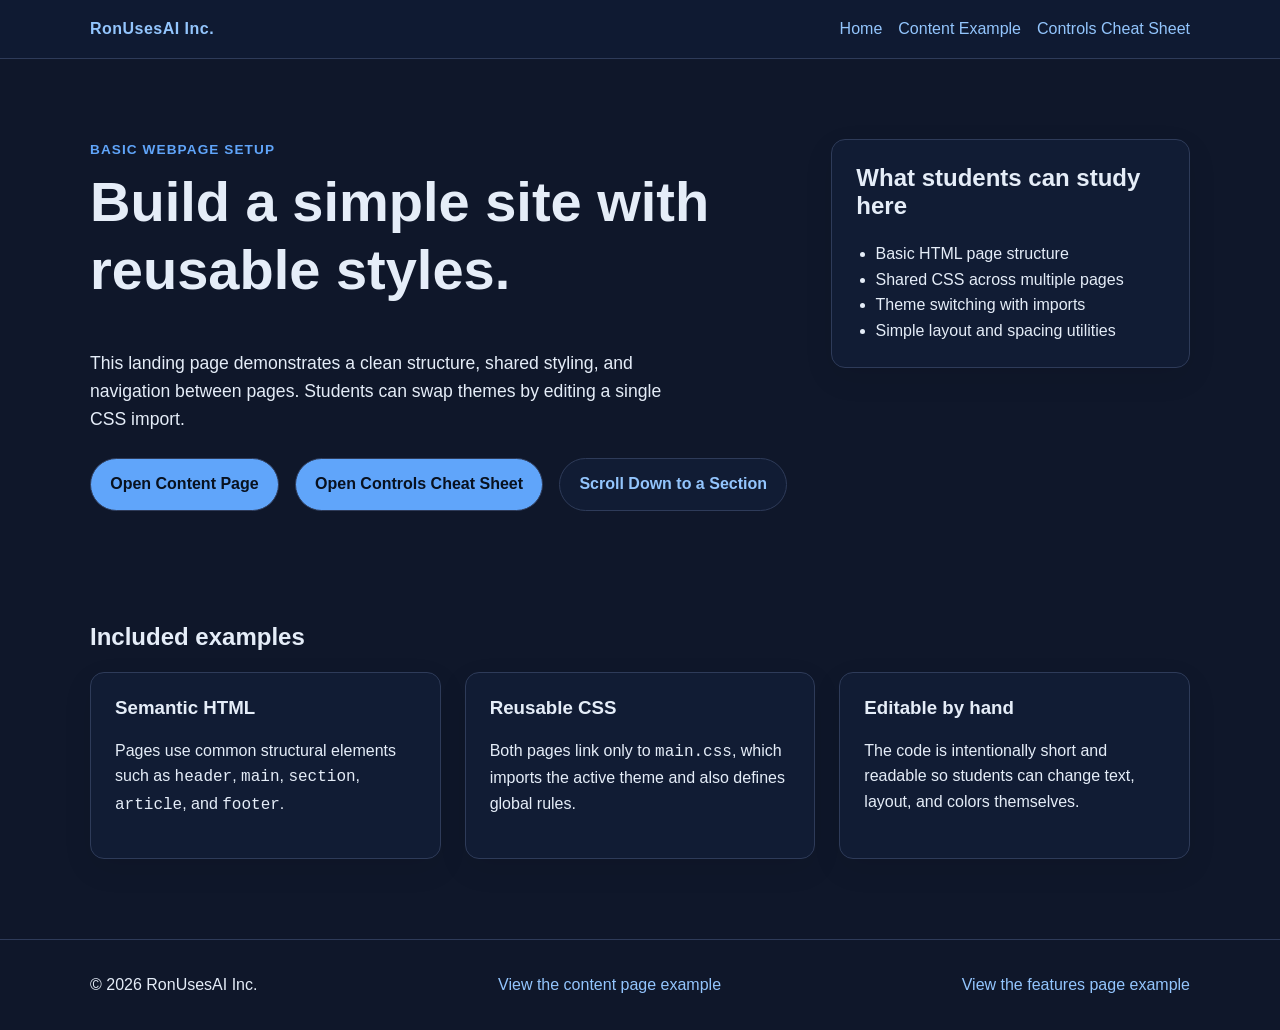
<file: index.html>
<!doctype html>
<html lang="en">
  <head>
    <meta charset="UTF-8" />
    <meta name="viewport" content="width=device-width, initial-scale=1.0" />
    <title>RonUsesAI Inc. | Landing Page</title>
    <link rel="stylesheet" href="css/main.css" />
  </head>
  <body>
    <header class="site-header">
      <div class="container nav-bar">
        <a class="brand" href="index.html">RonUsesAI Inc.</a>
        <nav class="main-nav" aria-label="Primary navigation">
          <a href="index.html">Home</a>
          <a href="content.html">Content Example</a>
          <a href="features.html">Controls Cheat Sheet</a>
        </nav>
      </div>
    </header>

    <main>
      <section class="hero">
        <div class="container hero-grid">
          <div>
            <p class="eyebrow">Basic Webpage Setup</p>
            <h1>Build a simple site with reusable styles.</h1>
            <p class="lead">
              This landing page demonstrates a clean structure, shared styling,
              and navigation between pages. Students can swap themes by editing
              a single CSS import.
            </p>
            <div class="button-row">
              <a class="button button-primary" href="content.html"
                >Open Content Page</a
              >
              <a class="button button-primary" href="features.html"
                >Open Controls Cheat Sheet</a
              >
              <a class="button button-secondary" href="#scroll-to-me"
                >Scroll Down to a Section</a
              >
            </div>
          </div>

          <aside class="card intro-card">
            <h2>What students can study here</h2>
            <ul class="feature-list">
              <li>Basic HTML page structure</li>
              <li>Shared CSS across multiple pages</li>
              <li>Theme switching with imports</li>
              <li>Simple layout and spacing utilities</li>
            </ul>
          </aside>
        </div>
      </section>

      <section id="scroll-to-me" class="section">
        <div class="container">
          <h2>Included examples</h2>
          <div class="card-grid">
            <article class="card">
              <h3>Semantic HTML</h3>
              <p>
                Pages use common structural elements such as
                <code>header</code>, <code>main</code>, <code>section</code>,
                <code>article</code>, and <code>footer</code>.
              </p>
            </article>

            <article class="card">
              <h3>Reusable CSS</h3>
              <p>
                Both pages link only to <code>main.css</code>, which imports the
                active theme and also defines global rules.
              </p>
            </article>

            <article class="card">
              <h3>Editable by hand</h3>
              <p>
                The code is intentionally short and readable so students can
                change text, layout, and colors themselves.
              </p>
            </article>
          </div>
        </div>
      </section>
    </main>

    <footer class="site-footer">
      <div class="container footer-row">
        <p>&copy; 2026 RonUsesAI Inc.</p>
        <p><a href="content.html">View the content page example</a></p>
        <p><a href="features.html">View the features page example</a></p>
      </div>
    </footer>
  </body>
</html>
</file>
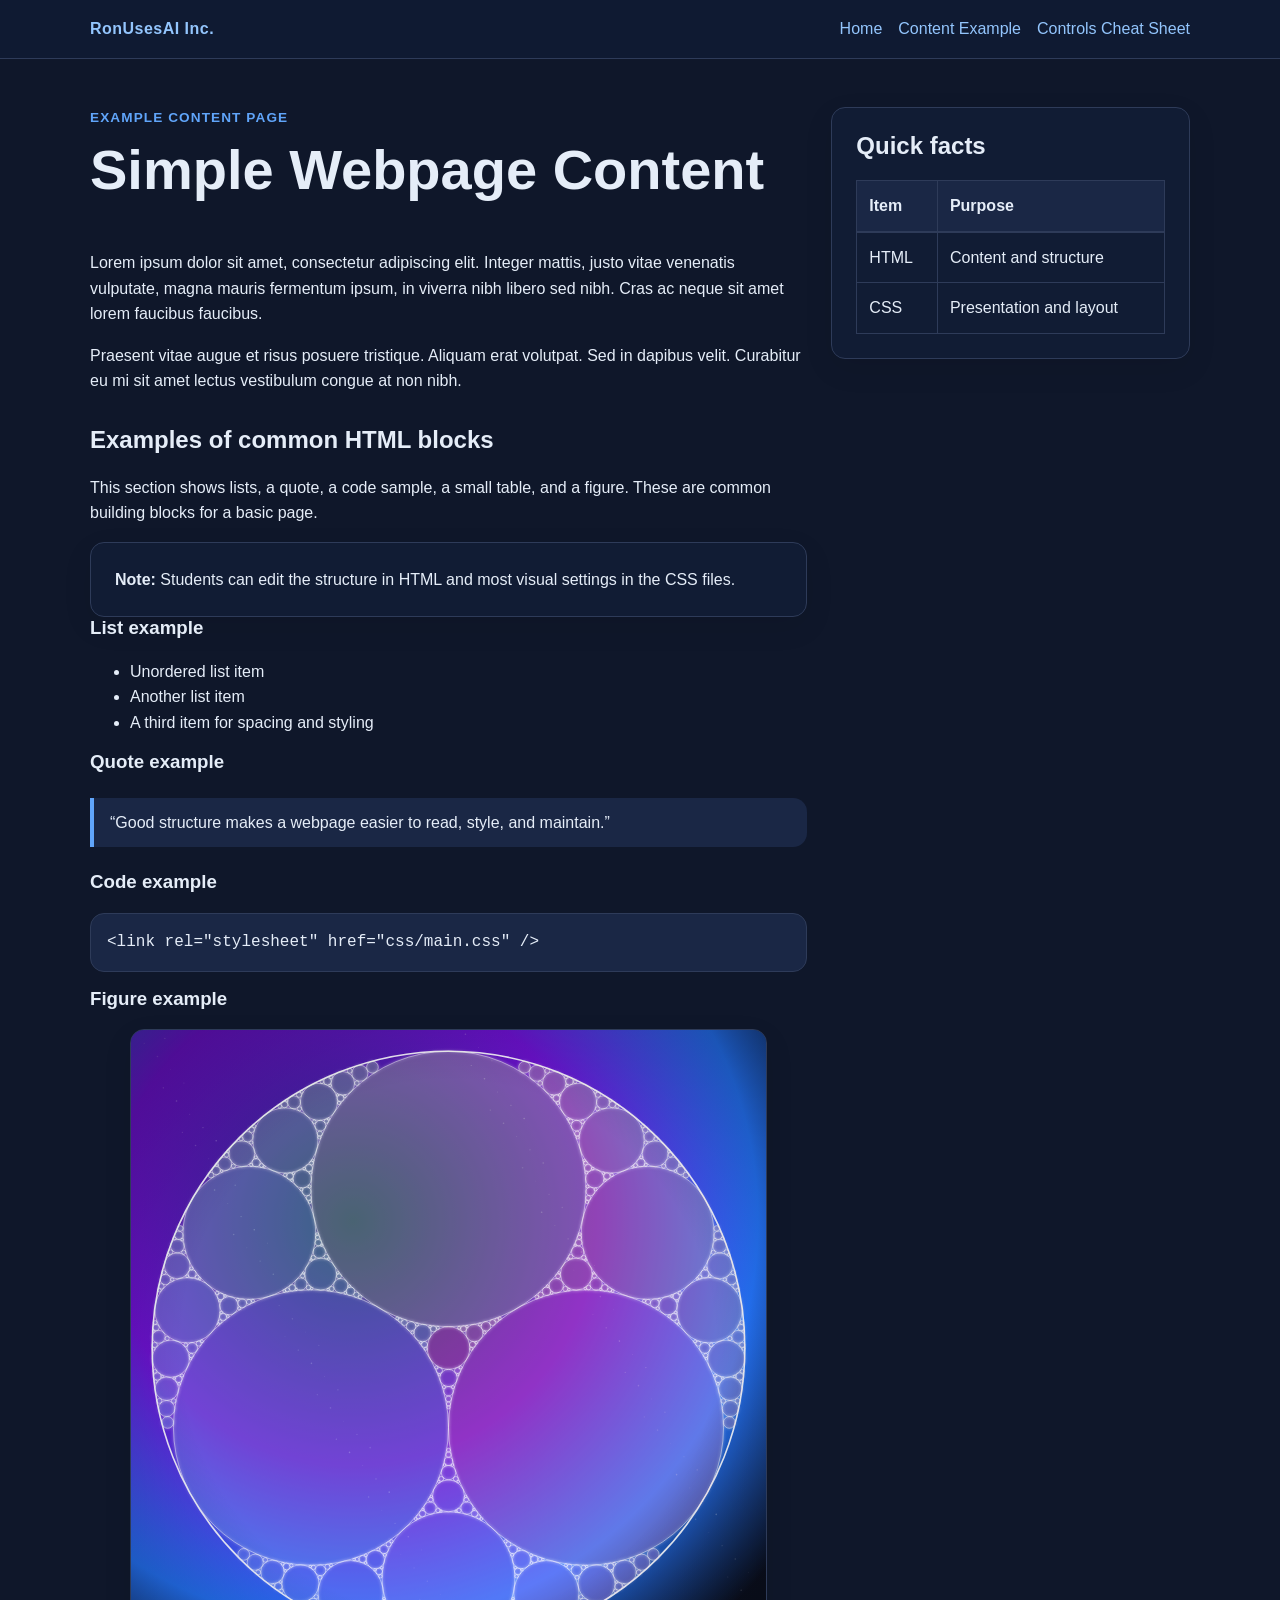
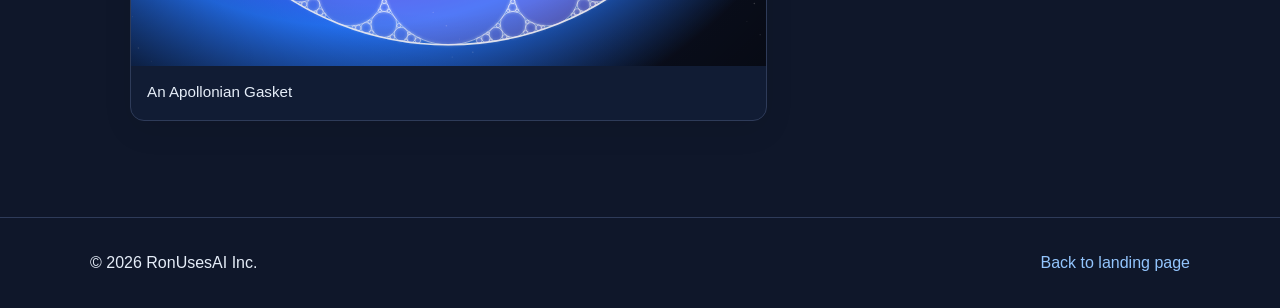
<file: content.html>
<!doctype html>
<html lang="en">
  <head>
    <meta charset="UTF-8" />
    <meta name="viewport" content="width=device-width, initial-scale=1.0" />
    <title>Content Example | RonUsesAI Inc.</title>
    <link rel="stylesheet" href="css/main.css" />
  </head>
  <body>
    <header class="site-header">
      <div class="container nav-bar">
        <a class="brand" href="index.html">RonUsesAI Inc.</a>
        <nav class="main-nav" aria-label="Primary navigation">
          <a href="index.html">Home</a>
          <a href="content.html">Content Example</a>
          <a href="features.html">Controls Cheat Sheet</a>
        </nav>
      </div>
    </header>

    <main class="section">
      <div class="container content-layout">
        <article class="content-article">
          <p class="eyebrow">Example Content Page</p>
          <h1>Simple Webpage Content</h1>
          <p>
            Lorem ipsum dolor sit amet, consectetur adipiscing elit. Integer
            mattis, justo vitae venenatis vulputate, magna mauris fermentum
            ipsum, in viverra nibh libero sed nibh. Cras ac neque sit amet lorem
            faucibus faucibus.
          </p>
          <p>
            Praesent vitae augue et risus posuere tristique. Aliquam erat
            volutpat. Sed in dapibus velit. Curabitur eu mi sit amet lectus
            vestibulum congue at non nibh.
          </p>

          <section>
            <h2>Examples of common HTML blocks</h2>
            <p>
              This section shows lists, a quote, a code sample, a small table,
              and a figure. These are common building blocks for a basic page.
            </p>

            <div class="callout">
              <strong>Note:</strong> Students can edit the structure in HTML and
              most visual settings in the CSS files.
            </div>

            <h3>List example</h3>
            <ul>
              <li>Unordered list item</li>
              <li>Another list item</li>
              <li>A third item for spacing and styling</li>
            </ul>

            <h3>Quote example</h3>
            <blockquote>
              “Good structure makes a webpage easier to read, style, and
              maintain.”
            </blockquote>

            <h3>Code example</h3>
            <pre><code>&lt;link rel="stylesheet" href="css/main.css" /&gt;</code></pre>

            <h3>Figure example</h3>
            <figure class="media-card">
              <img
                src="./images/apollonian_gasket.svg"
                alt="Placeholder graphic for lesson example"
              />
              <figcaption>An Apollonian Gasket</figcaption>
            </figure>
          </section>
        </article>

        <aside class="card sidebar">
          <h2>Quick facts</h2>
          <table>
            <caption class="visually-hidden">
              A small example table
            </caption>
            <thead>
              <tr>
                <th>Item</th>
                <th>Purpose</th>
              </tr>
            </thead>
            <tbody>
              <tr>
                <td>HTML</td>
                <td>Content and structure</td>
              </tr>
              <tr>
                <td>CSS</td>
                <td>Presentation and layout</td>
              </tr>
            </tbody>
          </table>
        </aside>
      </div>
    </main>

    <footer class="site-footer">
      <div class="container footer-row">
        <p>&copy; 2026 RonUsesAI Inc.</p>
        <p><a href="index.html">Back to landing page</a></p>
      </div>
    </footer>
  </body>
</html>
</file>
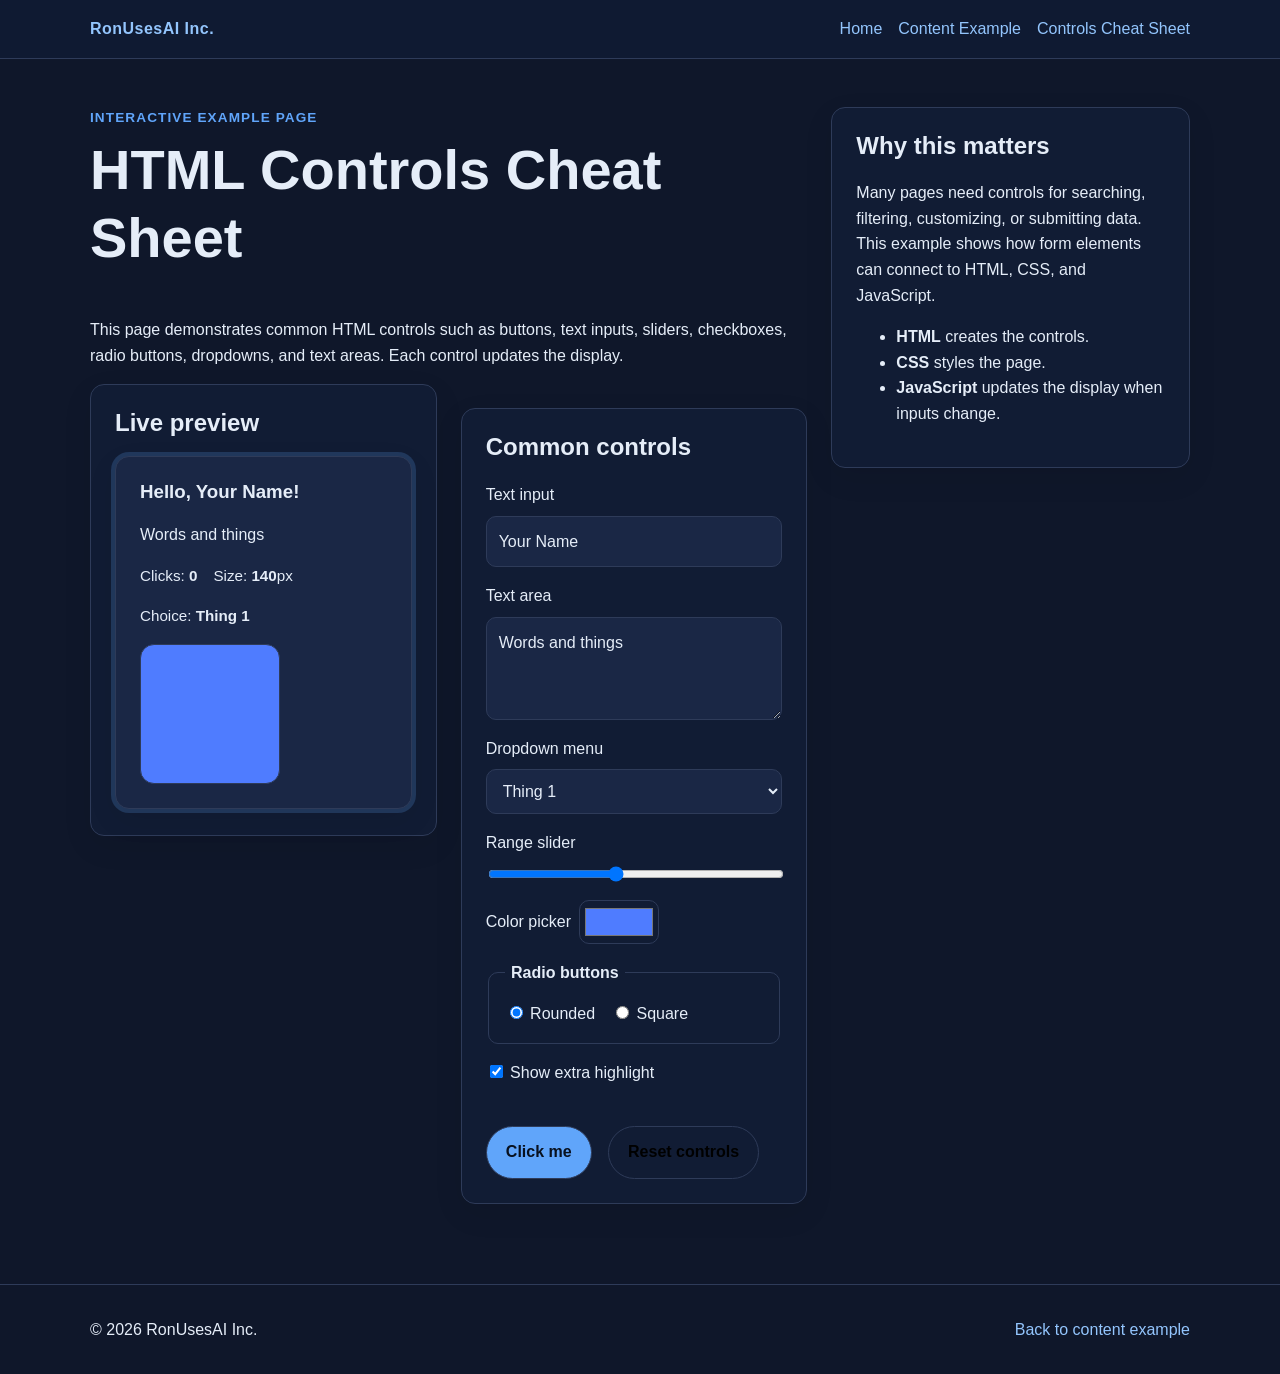
<file: features.html>
<!doctype html>
<html lang="en">
  <head>
    <meta charset="UTF-8" />
    <meta name="viewport" content="width=device-width, initial-scale=1.0" />
    <title>HTML Controls Cheat Sheet | RonUsesAI Inc.</title>
    <link rel="stylesheet" href="css/main.css" />
  </head>
  <body>
    <header class="site-header">
      <div class="container nav-bar">
        <a class="brand" href="index.html">RonUsesAI Inc.</a>
        <nav class="main-nav" aria-label="Primary navigation">
          <a href="index.html">Home</a>
          <a href="content.html">Content Example</a>
          <a href="features.html">Controls Cheat Sheet</a>
        </nav>
      </div>
    </header>

    <main class="section">
      <div class="container controls-layout">
        <article class="content-article">
          <p class="eyebrow">Interactive Example Page</p>
          <h1>HTML Controls Cheat Sheet</h1>
          <p>
            This page demonstrates common HTML controls such as buttons, text
            inputs, sliders, checkboxes, radio buttons, dropdowns, and text
            areas. Each control updates the display.
          </p>

          <div class="controls-main-row">
            <section class="card control-section">
              <h2>Live preview</h2>
              <div id="preview-card" class="control-preview rounded-shape">
                <h3 id="preview-title">Hello, human!</h3>
                <p id="preview-message">
                  Use the controls below to change this card.
                </p>
                <div class="preview-stats">
                  <span>Clicks: <strong id="click-count">0</strong></span>
                  <span>Size: <strong id="size-value">140</strong>px</span>
                  <span
                    >Choice: <strong id="select-value">Article</strong></span
                  >
                </div>
                <div id="preview-box" class="preview-box"></div>
              </div>
            </section>

            <section class="card control-section">
              <h2>Common controls</h2>
              <form class="controls-form" onsubmit="return false;">
                <div class="form-row">
                  <label for="name-input">Text input</label>
                  <input
                    id="name-input"
                    type="text"
                    placeholder="Type a name"
                    value="Your Name"
                  />
                </div>

                <div class="form-row">
                  <label for="message-input">Text area</label>
                  <textarea id="message-input" rows="3">
Words and things</textarea
                  >
                </div>

                <div class="form-row">
                  <label for="topic-select">Dropdown menu</label>
                  <select id="topic-select">
                    <option>Thing 1</option>
                    <option>Thing 2</option>
                    <option>Thing 3</option>
                  </select>
                </div>

                <div class="form-row">
                  <label for="size-slider">Range slider</label>
                  <input
                    id="size-slider"
                    type="range"
                    min="80"
                    max="220"
                    value="140"
                  />
                </div>

                <div class="form-row inline-row">
                  <label for="color-picker">Color picker</label>
                  <input id="color-picker" type="color" value="#4f7cff" />
                </div>

                <fieldset class="form-row">
                  <legend>Radio buttons</legend>
                  <div class="choice-row">
                    <label
                      ><input
                        type="radio"
                        name="shape"
                        value="rounded"
                        checked
                      />
                      Rounded</label
                    >
                    <label
                      ><input type="radio" name="shape" value="square" />
                      Square</label
                    >
                  </div>
                </fieldset>

                <div class="form-row inline-row">
                  <label>
                    <input id="shadow-toggle" type="checkbox" checked />
                    Show extra highlight
                  </label>
                </div>

                <div class="button-row">
                  <button
                    id="count-button"
                    class="button button-primary"
                    type="button"
                  >
                    Click me
                  </button>
                  <button
                    id="reset-button"
                    class="button button-secondary"
                    type="button"
                  >
                    Reset controls
                  </button>
                </div>
              </form>
            </section>
          </div>
        </article>

        <aside class="card sidebar">
          <h2>Why this matters</h2>
          <p>
            Many pages need controls for searching, filtering, customizing, or
            submitting data. This example shows how form elements can connect to
            HTML, CSS, and JavaScript.
          </p>
          <ul>
            <li><strong>HTML</strong> creates the controls.</li>
            <li><strong>CSS</strong> styles the page.</li>
            <li>
              <strong>JavaScript</strong> updates the display when inputs
              change.
            </li>
          </ul>
        </aside>
      </div>
    </main>

    <footer class="site-footer">
      <div class="container footer-row">
        <p>&copy; 2026 RonUsesAI Inc.</p>
        <p><a href="content.html">Back to content example</a></p>
      </div>
    </footer>

    <script>
      const nameInput = document.getElementById("name-input");
      const messageInput = document.getElementById("message-input");
      const topicSelect = document.getElementById("topic-select");
      const sizeSlider = document.getElementById("size-slider");
      const colorPicker = document.getElementById("color-picker");
      const shadowToggle = document.getElementById("shadow-toggle");
      const countButton = document.getElementById("count-button");
      const resetButton = document.getElementById("reset-button");

      const previewCard = document.getElementById("preview-card");
      const previewTitle = document.getElementById("preview-title");
      const previewMessage = document.getElementById("preview-message");
      const previewBox = document.getElementById("preview-box");
      const clickCount = document.getElementById("click-count");
      const sizeValue = document.getElementById("size-value");
      const selectValue = document.getElementById("select-value");

      let clicks = 0;

      function updatePreview() {
        const name = nameInput.value.trim() || "student";
        const message =
          messageInput.value.trim() ||
          "Use the controls below to change this card.";
        const size = sizeSlider.value;
        const topic = topicSelect.value;
        const shape = document.querySelector(
          'input[name="shape"]:checked',
        ).value;

        previewTitle.textContent = `Hello, ${name}!`;
        previewMessage.textContent = message;
        selectValue.textContent = topic;
        sizeValue.textContent = size;
        previewBox.style.width = `${size}px`;
        previewBox.style.height = `${size}px`;
        previewBox.style.backgroundColor = colorPicker.value;

        previewCard.classList.toggle("preview-highlight", shadowToggle.checked);
        previewCard.classList.toggle("rounded-shape", shape === "rounded");
        previewCard.classList.toggle("square-shape", shape === "square");
      }

      countButton.addEventListener("click", () => {
        clicks += 1;
        clickCount.textContent = clicks;
        previewTitle.textContent = `Hello, ${nameInput.value.trim() || "student"}!`;
        // previewMessage.textContent = `You clicked the button ${clicks} time${clicks === 1 ? "" : "s"}.`;
      });

      resetButton.addEventListener("click", () => {
        nameInput.value = "student";
        messageInput.value = "Use the controls below to change this card.";
        topicSelect.value = "Article";
        sizeSlider.value = "140";
        colorPicker.value = "#4f7cff";
        shadowToggle.checked = true;
        document.querySelector('input[name="shape"][value="rounded"]').checked =
          true;
        clicks = 0;
        clickCount.textContent = clicks;
        updatePreview();
      });

      [
        nameInput,
        messageInput,
        topicSelect,
        sizeSlider,
        colorPicker,
        shadowToggle,
      ].forEach((control) => {
        control.addEventListener("input", updatePreview);
        control.addEventListener("change", updatePreview);
      });

      document.querySelectorAll('input[name="shape"]').forEach((radio) => {
        radio.addEventListener("change", updatePreview);
      });

      updatePreview();
    </script>
  </body>
</html>
</file>
<file: css/main.css>
/*
  main.css
  This is the only stylesheet linked from the HTML pages.
  It imports the active theme file and also contains shared/global styles.

  To switch themes, comment out one import and uncomment the other.
*/

/* @import url("theme_light.css"); */
@import url("theme_dark.css");

:root {
  --font-stack: "Segoe UI", Tahoma, Geneva, Verdana, sans-serif;
  --content-width: 1100px;
  --radius: 14px;
  --shadow: 0 10px 30px rgba(0, 0, 0, 0.08);
  --space-1: 0.5rem;
  --space-2: 1rem;
  --space-3: 1.5rem;
  --space-4: 2rem;
  --space-5: 3rem;
}

* {
  box-sizing: border-box;
}

html {
  scroll-behavior: smooth;
}

body {
  margin: 0;
  font-family: var(--font-stack);
  line-height: 1.6;
  background: var(--color-background);
  color: var(--color-text);
}

img {
  display: block;
  max-width: 100%;
  height: auto;
}

a {
  color: var(--color-link);
  text-decoration: none;
}

a:hover {
  text-decoration: underline;
}

code,
pre {
  font-family: "Courier New", Courier, monospace;
}

pre {
  padding: var(--space-2);
  overflow-x: auto;
  border-radius: var(--radius);
  background: var(--color-surface-alt);
  border: 1px solid var(--color-border);
}

blockquote {
  margin: var(--space-3) 0;
  padding: 0.75rem 1rem;
  border-left: 4px solid var(--color-accent);
  background: var(--color-surface-alt);
  border-radius: 0 var(--radius) var(--radius) 0;
}

.container {
  width: min(calc(100% - 2rem), var(--content-width));
  margin: 0 auto;
}

.section {
  padding: var(--space-5) 0;
}

.site-header {
  position: sticky;
  top: 0;
  z-index: 10;
  background: color-mix(in srgb, var(--color-surface) 88%, transparent);
  backdrop-filter: blur(8px);
  border-bottom: 1px solid var(--color-border);
}

.nav-bar,
.footer-row {
  display: flex;
  align-items: center;
  justify-content: space-between;
  gap: var(--space-2);
  padding: 1rem 0;
}

.main-nav {
  display: flex;
  gap: var(--space-2);
  flex-wrap: wrap;
}

.brand {
  font-weight: 700;
  letter-spacing: 0.03em;
}

.hero {
  padding: 5rem 0 4rem;
}

.hero-grid,
.content-layout,
.card-grid {
  display: grid;
  gap: var(--space-3);
}

.hero-grid,
.content-layout {
  grid-template-columns: 2fr 1fr;
  align-items: start;
}

.card-grid {
  grid-template-columns: repeat(3, 1fr);
}

.eyebrow {
  margin: 0 0 var(--space-1);
  text-transform: uppercase;
  letter-spacing: 0.08em;
  font-size: 0.85rem;
  color: var(--color-accent);
  font-weight: 700;
}

h1,
h2,
h3 {
  line-height: 1.2;
  margin-top: 0;
}

h1 {
  font-size: clamp(2rem, 5vw, 3.5rem);
}

.lead {
  font-size: 1.1rem;
  max-width: 60ch;
}

.card,
.callout,
.media-card {
  background: var(--color-surface);
  border: 1px solid var(--color-border);
  border-radius: var(--radius);
  box-shadow: var(--shadow);
}

.card,
.callout {
  padding: var(--space-3);
}

.feature-list {
  padding-left: 1.2rem;
  margin-bottom: 0;
}

.button-row {
  display: flex;
  gap: var(--space-2);
  flex-wrap: wrap;
  margin-top: var(--space-3);
}

.button {
  display: inline-block;
  padding: 0.8rem 1.2rem;
  border-radius: 999px;
  font-weight: 600;
  border: 1px solid var(--color-border);
}

.button:hover {
  filter: brightness(0.9); /* Slightly darkens the button */
  cursor: pointer; /* Changes cursor to a hand */
  transform: translateY(-1px); /* Subtle lift effect */
}

/* Style for when the button is actively being clicked */
.button:active {
  filter: brightness(0.8); /* Darkens further on click */
  transform: translateY(1px); /* Pushes the button "down" */
}

.button-primary {
  background: var(--color-accent);
  color: var(--color-button-text);
}

.button-secondary {
  background: var(--color-surface);
}

.content-article > section {
  margin-top: var(--space-4);
}

.controls-main-row {
  display: grid;
  grid-template-columns: 1fr 1fr;
  gap: 1.5rem;
  align-items: start;
}

@media (max-width: 800px) {
  .controls-main-row {
    grid-template-columns: 1fr;
  }
}

.media-card {
  overflow: hidden;
}

/* .media-card img {
  width: 100%;

  aspect-ratio: 16 / 9;
  object-fit: cover;
  background: var(--color-surface-alt);
} */

.media-card img {
  max-width: 100%;
  height: auto;
  display: block; /* Removes unwanted whitespace at the bottom */
  object-fit: contain; /* Ensures the whole image is visible if the container has a fixed height */
}
figcaption {
  padding: 0.9rem 1rem 1rem;
  font-size: 0.95rem;
}

table {
  width: 100%;
  border-collapse: collapse;
  margin-top: var(--space-2);
}

th,
td {
  padding: 0.75rem;
  border: 1px solid var(--color-border);
  text-align: left;
}

th {
  background: var(--color-surface-alt);
}

.site-footer {
  border-top: 1px solid var(--color-border);
  margin-top: var(--space-4);
}

.visually-hidden {
  position: absolute;
  width: 1px;
  height: 1px;
  padding: 0;
  margin: -1px;
  overflow: hidden;
  clip: rect(0, 0, 0, 0);
  white-space: nowrap;
  border: 0;
}

@media (max-width: 800px) {
  .hero-grid,
  .content-layout,
  .card-grid {
    grid-template-columns: 1fr;
  }

  .nav-bar,
  .footer-row {
    flex-direction: column;
    align-items: flex-start;
  }
}

.controls-layout {
  display: grid;
  grid-template-columns: 2fr 1fr;
  gap: var(--space-3);
  align-items: start;
}

.control-section + .control-section {
  margin-top: var(--space-3);
}

.controls-form {
  display: grid;
  gap: var(--space-2);
}

.form-row {
  display: grid;
  gap: 0.5rem;
}

.inline-row {
  display: flex;
  align-items: center;
}

.choice-row {
  display: flex;
  flex-wrap: wrap;
  gap: 1rem;
}

input,
select,
textarea,
button {
  font: inherit;
}

input[type="text"],
input[type="color"],
input[type="range"],
select,
textarea {
  width: 100%;
}

input[type="text"],
select,
textarea {
  padding: 0.75rem;
  border: 1px solid var(--color-border);
  border-radius: 10px;
  background: var(--color-surface-alt);
  color: var(--color-text);
}

input[type="color"] {
  inline-size: 5rem;
  block-size: 2.75rem;
  padding: 0.2rem;
  border: 1px solid var(--color-border);
  border-radius: 10px;
  background: var(--color-surface);
}

fieldset {
  border: 1px solid var(--color-border);
  border-radius: 10px;
  padding: 1rem;
}

legend {
  padding: 0 0.4rem;
  font-weight: 600;
}
.control-preview {
  padding: var(--space-3);
  border: 1px solid var(--color-border);
  background: var(--color-surface-alt);
  transition:
    transform 0.2s ease,
    box-shadow 0.2s ease,
    border-radius 0.2s ease;
}

.preview-highlight {
  box-shadow:
    0 0 0 4px color-mix(in srgb, var(--color-accent) 20%, transparent),
    var(--shadow);
  transform: translateY(-2px);
}

.preview-stats {
  display: flex;
  flex-wrap: wrap;
  gap: 1rem;
  margin: 1rem 0;
  font-size: 0.95rem;
}

.preview-box {
  width: 140px;
  height: 140px;
  border-radius: inherit;
  background: var(--color-accent);
  border: 1px solid var(--color-border);
}

.rounded-shape {
  border-radius: var(--radius);
}

.square-shape {
  border-radius: 0;
}

@media (max-width: 800px) {
  .controls-layout {
    grid-template-columns: 1fr;
  }
}
</file>
